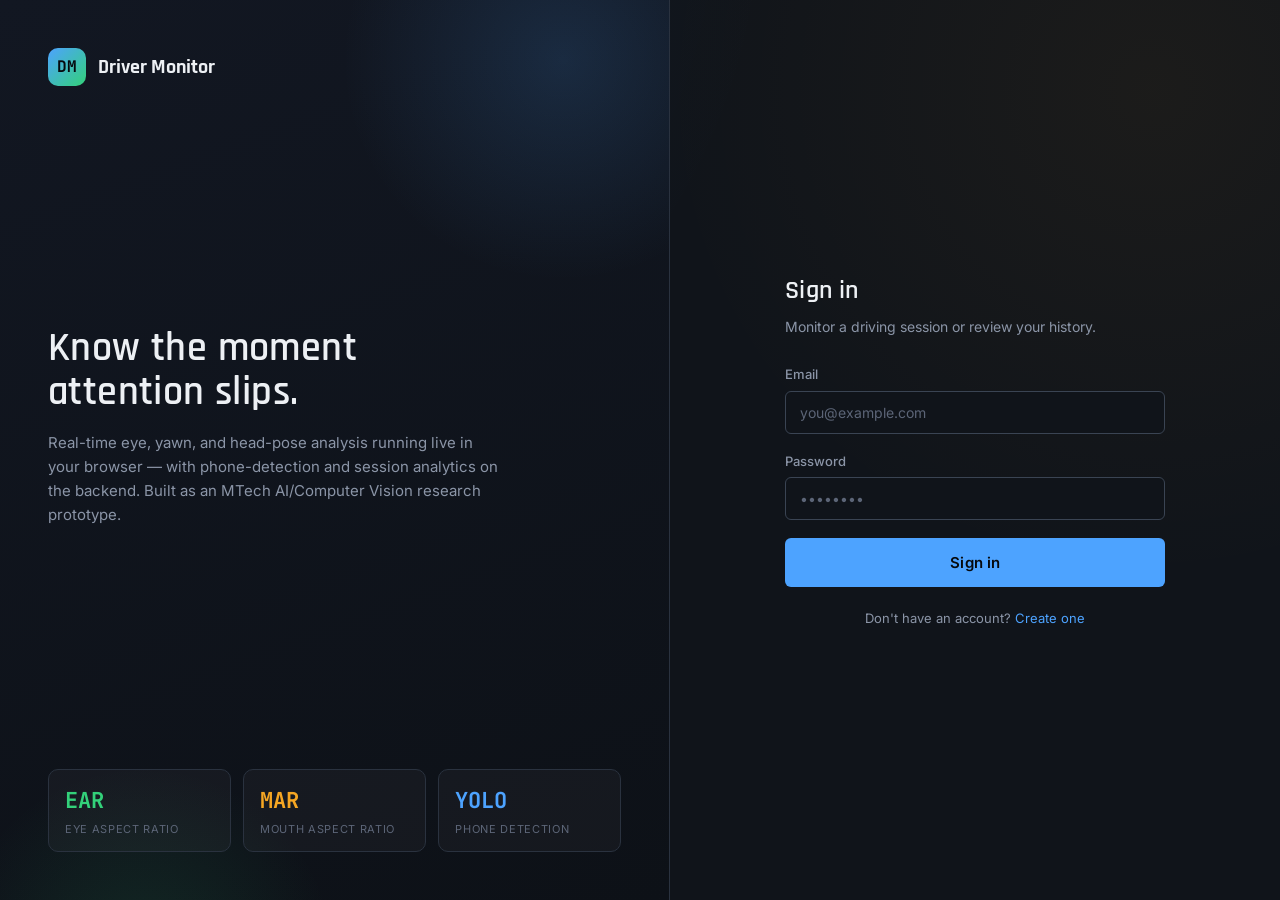
<file: frontend/index.html>
<!DOCTYPE html>
<html lang="en">
<head>
  <meta charset="UTF-8" />
  <meta name="viewport" content="width=device-width, initial-scale=1.0" />
  <title>Driver Monitoring System</title>
  <link rel="stylesheet" href="css/style.css" />
</head>
<body>
  <div style="min-height:100vh; display:flex; align-items:center; justify-content:center;">
    <p class="text-secondary">Loading…</p>
  </div>

  <script src="js/config.js"></script>
  <script src="js/api.js"></script>
  <script>
    // Simple entry router — no framework needed for a single redirect.
    if (localStorage.getItem("dms_token")) {
      location.replace("dashboard.html");
    } else {
      location.replace("login.html");
    }
  </script>
</body>
</html>
</file>
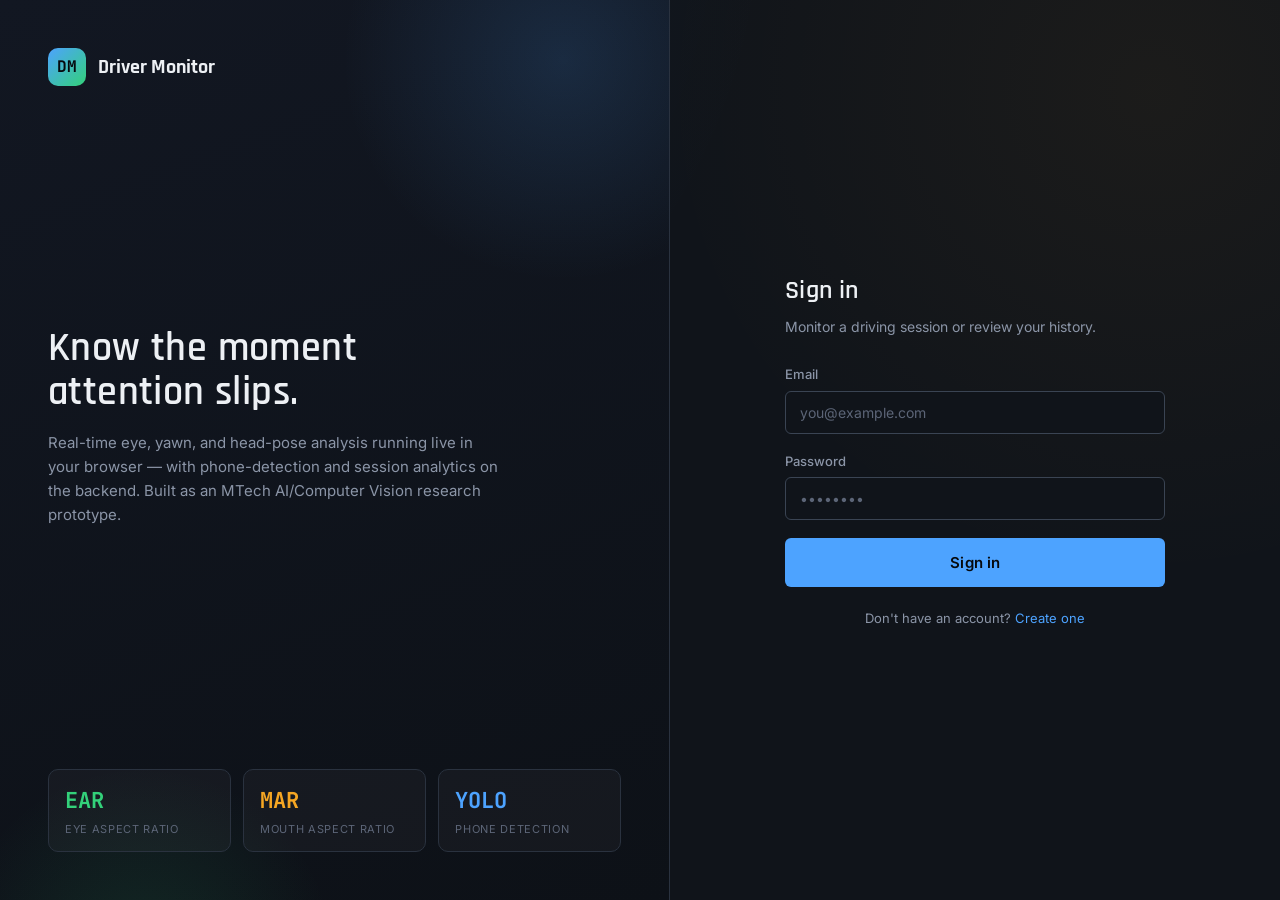
<file: frontend/login.html>
<!DOCTYPE html>
<html lang="en">
<head>
  <meta charset="UTF-8" />
  <meta name="viewport" content="width=device-width, initial-scale=1.0" />
  <title>Sign In — Driver Monitoring System</title>
  <link rel="stylesheet" href="css/style.css" />
  <link rel="stylesheet" href="css/auth.css" />
  <link rel="stylesheet" href="css/responsive.css" />
</head>
<body>
  <div class="auth-shell">
    <section class="auth-showcase">
      <div class="auth-brand">
        <div class="auth-brand-mark">DM</div>
        <div class="auth-brand-name">Driver Monitor</div>
      </div>

      <div class="auth-headline">
        <h1>Know the moment attention slips.</h1>
        <p>
          Real-time eye, yawn, and head-pose analysis running live in your
          browser — with phone-detection and session analytics on the
          backend. Built as an MTech AI/Computer Vision research prototype.
        </p>
      </div>

      <div class="auth-gauge-preview">
        <div class="auth-stat">
          <div class="auth-stat__value" style="color:var(--accent-safe)">EAR</div>
          <div class="auth-stat__label">Eye aspect ratio</div>
        </div>
        <div class="auth-stat">
          <div class="auth-stat__value" style="color:var(--accent-warn)">MAR</div>
          <div class="auth-stat__label">Mouth aspect ratio</div>
        </div>
        <div class="auth-stat">
          <div class="auth-stat__value" style="color:var(--accent-info)">YOLO</div>
          <div class="auth-stat__label">Phone detection</div>
        </div>
      </div>
    </section>

    <section class="auth-form-wrap">
      <div class="auth-form-card">
        <h2>Sign in</h2>
        <p class="text-secondary">Monitor a driving session or review your history.</p>

        <div class="notice notice--error hidden"></div>

        <form id="login-form" novalidate>
          <div class="field">
            <label for="login-email">Email</label>
            <input type="email" id="login-email" name="email" placeholder="you@example.com" required autocomplete="email" />
          </div>
          <div class="field">
            <label for="login-password">Password</label>
            <input type="password" id="login-password" name="password" placeholder="••••••••" required autocomplete="current-password" minlength="6" />
          </div>
          <button type="submit" class="btn btn--primary btn--block btn--lg">Sign in</button>
        </form>

        <div class="auth-switch">
          Don't have an account? <a href="register.html">Create one</a>
        </div>
      </div>
    </section>
  </div>

  <script src="js/config.js"></script>
  <script src="js/utils.js"></script>
  <script src="js/api.js"></script>
  <script src="js/auth.js"></script>
</body>
</html>
</file>
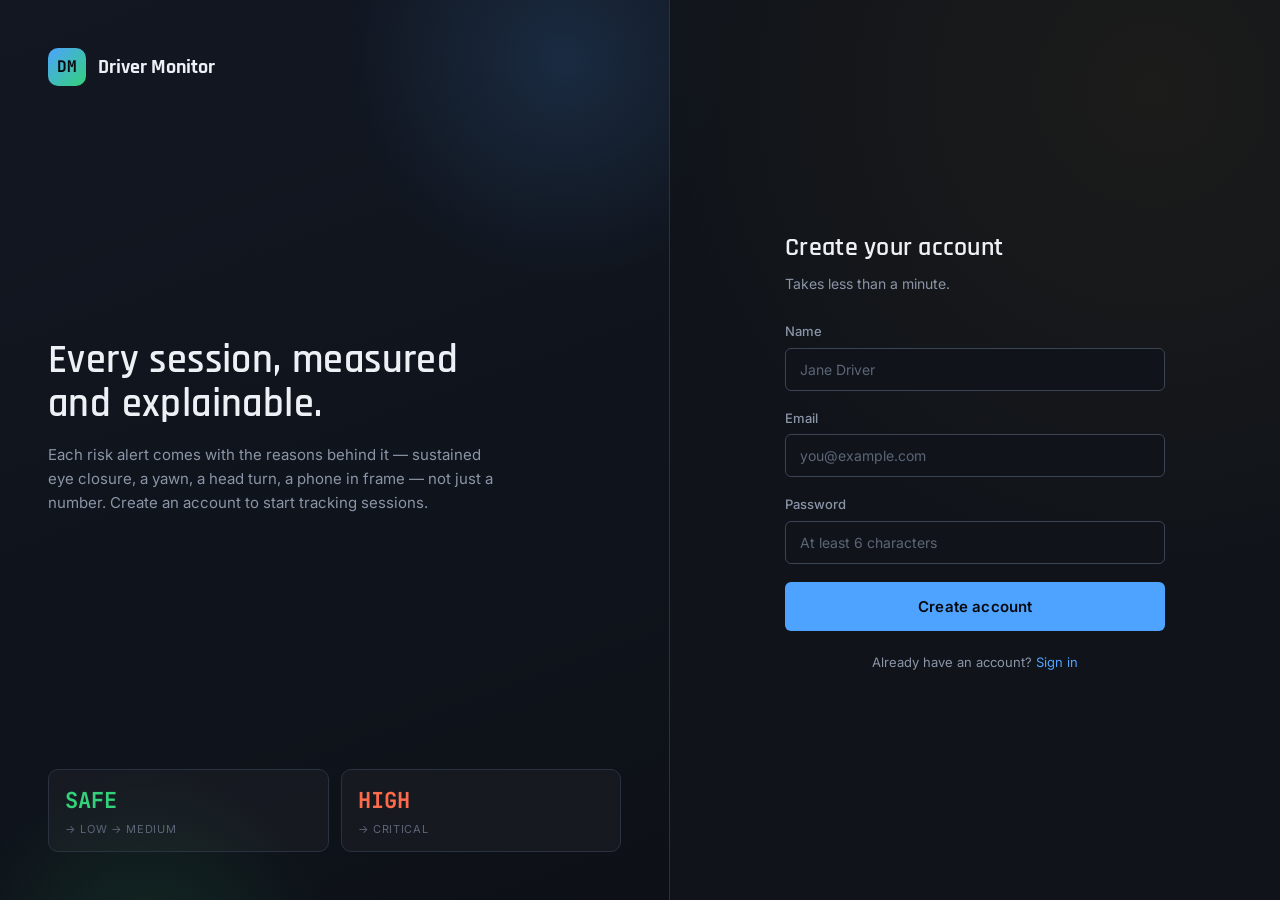
<file: frontend/register.html>
<!DOCTYPE html>
<html lang="en">
<head>
  <meta charset="UTF-8" />
  <meta name="viewport" content="width=device-width, initial-scale=1.0" />
  <title>Create Account — Driver Monitoring System</title>
  <link rel="stylesheet" href="css/style.css" />
  <link rel="stylesheet" href="css/auth.css" />
  <link rel="stylesheet" href="css/responsive.css" />
</head>
<body>
  <div class="auth-shell">
    <section class="auth-showcase">
      <div class="auth-brand">
        <div class="auth-brand-mark">DM</div>
        <div class="auth-brand-name">Driver Monitor</div>
      </div>

      <div class="auth-headline">
        <h1>Every session, measured and explainable.</h1>
        <p>
          Each risk alert comes with the reasons behind it — sustained eye
          closure, a yawn, a head turn, a phone in frame — not just a
          number. Create an account to start tracking sessions.
        </p>
      </div>

      <div class="auth-gauge-preview">
        <div class="auth-stat">
          <div class="auth-stat__value" style="color:var(--accent-safe)">SAFE</div>
          <div class="auth-stat__label">→ LOW → MEDIUM</div>
        </div>
        <div class="auth-stat">
          <div class="auth-stat__value" style="color:var(--accent-danger)">HIGH</div>
          <div class="auth-stat__label">→ CRITICAL</div>
        </div>
      </div>
    </section>

    <section class="auth-form-wrap">
      <div class="auth-form-card">
        <h2>Create your account</h2>
        <p class="text-secondary">Takes less than a minute.</p>

        <div class="notice notice--error hidden"></div>

        <form id="register-form" novalidate>
          <div class="field">
            <label for="reg-username">Name</label>
            <input type="text" id="reg-username" name="username" placeholder="Jane Driver" required minlength="2" autocomplete="name" />
          </div>
          <div class="field">
            <label for="reg-email">Email</label>
            <input type="email" id="reg-email" name="email" placeholder="you@example.com" required autocomplete="email" />
          </div>
          <div class="field">
            <label for="reg-password">Password</label>
            <input type="password" id="reg-password" name="password" placeholder="At least 6 characters" required minlength="6" autocomplete="new-password" />
          </div>
          <button type="submit" class="btn btn--primary btn--block btn--lg">Create account</button>
        </form>

        <div class="auth-switch">
          Already have an account? <a href="login.html">Sign in</a>
        </div>
      </div>
    </section>
  </div>

  <script src="js/config.js"></script>
  <script src="js/utils.js"></script>
  <script src="js/api.js"></script>
  <script src="js/auth.js"></script>
</body>
</html>
</file>
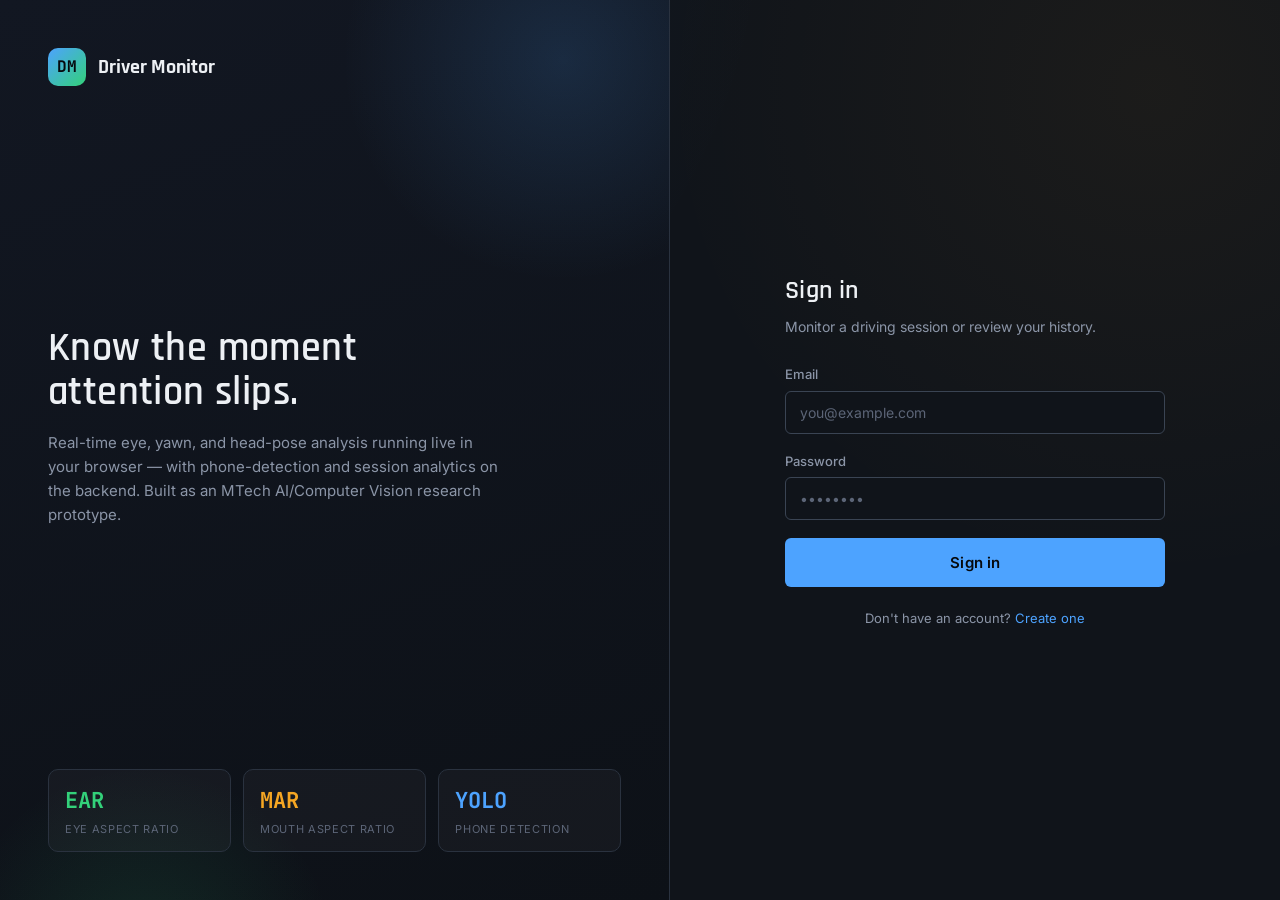
<file: frontend/session-details.html>
<!DOCTYPE html>
<html lang="en">
<head>
  <meta charset="UTF-8" />
  <meta name="viewport" content="width=device-width, initial-scale=1.0" />
  <title>Session Details — Driver Monitoring System</title>
  <link rel="stylesheet" href="css/style.css" />
  <link rel="stylesheet" href="css/dashboard.css" />
  <link rel="stylesheet" href="css/responsive.css" />
</head>
<body>
  <nav class="navbar">
    <div class="navbar__brand">
      <div class="navbar__brand-mark">DM</div>
      Driver Monitor
    </div>
    <div class="navbar__links">
      <a class="navbar__link" href="dashboard.html">Dashboard</a>
      <a class="navbar__link active" href="history.html">History &amp; Analytics</a>
    </div>
    <div class="navbar__user">
      <span class="navbar__username" data-navbar-username></span>
      <button class="btn btn--ghost" data-logout>Log out</button>
    </div>
  </nav>

  <main class="page-shell">
    <div class="page-header">
      <div>
        <h1 id="session-title">Session Details</h1>
        <span class="text-secondary" id="session-subtitle"></span>
      </div>
      <a href="history.html" class="btn btn--ghost">&larr; Back to history</a>
    </div>

    <div class="notice notice--error hidden" id="error-banner" style="margin-bottom:16px;"></div>

    <section style="margin-bottom:24px;">
      <div class="summary-grid" id="session-summary-grid"></div>
    </section>

    <div class="dashboard-grid">
      <section class="panel">
        <div class="panel__header"><span class="panel__title">Detection Events</span></div>
        <div class="panel__body" style="padding:0;">
          <table class="session-table">
            <thead><tr><th>Time</th><th>Type</th><th>Severity</th><th>Duration</th></tr></thead>
            <tbody id="events-table-body"></tbody>
          </table>
          <div class="empty-state hidden" id="events-empty">No detection events recorded.</div>
        </div>
      </section>

      <section class="panel">
        <div class="panel__header"><span class="panel__title">Alerts</span></div>
        <div class="panel__body">
          <div class="alert-feed" id="alerts-feed"></div>
        </div>
      </section>
    </div>
  </main>

  <script src="js/config.js"></script>
  <script src="js/utils.js"></script>
  <script src="js/api.js"></script>
  <script src="js/auth.js"></script>
  <script>
    document.addEventListener("DOMContentLoaded", async () => {
      Auth.requireAuth();
      const errorBanner = document.getElementById("error-banner");
      const params = new URLSearchParams(location.search);
      const sessionId = params.get("id");

      if (!sessionId) {
        errorBanner.textContent = "No session specified.";
        errorBanner.classList.remove("hidden");
        return;
      }

      try {
        const session = await Api.get(`/sessions/${sessionId}`);
        renderSession(session);
      } catch (err) {
        errorBanner.textContent = err.message;
        errorBanner.classList.remove("hidden");
      }
    });

    function renderSession(s) {
      document.getElementById("session-title").textContent = `Session #${s.id}`;
      document.getElementById("session-subtitle").textContent = `${formatDateTime(s.started_at)} · ${formatDuration(s.duration_seconds)}`;

      document.getElementById("session-summary-grid").innerHTML = `
        <div class="summary-stat"><div class="summary-stat__label">Duration</div><div class="summary-stat__value">${formatDuration(s.duration_seconds)}</div></div>
        <div class="summary-stat"><div class="summary-stat__label">Blinks</div><div class="summary-stat__value">${s.blink_count}</div></div>
        <div class="summary-stat"><div class="summary-stat__label">Yawns</div><div class="summary-stat__value">${s.yawn_count}</div></div>
        <div class="summary-stat"><div class="summary-stat__label">Drowsiness Events</div><div class="summary-stat__value">${s.drowsiness_events}</div></div>
        <div class="summary-stat"><div class="summary-stat__label">Distraction Events</div><div class="summary-stat__value">${s.distraction_events}</div></div>
        <div class="summary-stat"><div class="summary-stat__label">Phone Detections</div><div class="summary-stat__value">${s.phone_detection_count}</div></div>
        <div class="summary-stat"><div class="summary-stat__label">Longest Eye Closure</div><div class="summary-stat__value">${s.longest_eye_closure.toFixed(1)}s</div></div>
        <div class="summary-stat"><div class="summary-stat__label">Longest Distraction</div><div class="summary-stat__value">${s.longest_distraction.toFixed(1)}s</div></div>
        <div class="summary-stat"><div class="summary-stat__label">Average Risk</div><div class="summary-stat__value">${s.average_risk_score.toFixed(1)}</div></div>
        <div class="summary-stat"><div class="summary-stat__label">Maximum Risk</div><div class="summary-stat__value"><span class="risk-badge risk-badge--${s.maximum_risk_level.toLowerCase()}">${s.maximum_risk_level}</span></div></div>
      `;

      const eventsBody = document.getElementById("events-table-body");
      if (s.events.length === 0) {
        document.getElementById("events-empty").classList.remove("hidden");
      } else {
        eventsBody.innerHTML = s.events
          .map((e) => `<tr><td>${formatClockTime(e.timestamp)}</td><td>${e.event_type.replace(/_/g, " ")}</td><td>${e.severity}</td><td>${e.duration_seconds.toFixed(1)}s</td></tr>`)
          .join("");
      }

      const alertsFeed = document.getElementById("alerts-feed");
      if (s.alerts.length === 0) {
        alertsFeed.innerHTML = `<p class="text-muted" style="font-size:13px;">No alerts fired during this session.</p>`;
      } else {
        alertsFeed.innerHTML = s.alerts
          .map(
            (a) => `
          <div class="alert-row alert-row--${a.level.toLowerCase()}">
            <span class="alert-row__time">${formatClockTime(a.timestamp)}</span>
            <span class="alert-row__msg">${escapeHtml(a.message)}</span>
          </div>`
          )
          .join("");
      }
    }
  </script>
</body>
</html>
</file>
<file: frontend/css/style.css>
/* ==========================================================================
   Driver Monitoring System — design tokens & base styles

   Design direction: an instrument-cluster / dashboard aesthetic grounded in
   the subject itself (a driver-facing telemetry system), not a generic
   dark-mode SaaS look. Graphite-asphalt background, hazard-amber and
   traffic-green/brake-red status colors (the actual vocabulary of road
   signage and car dashboards), condensed technical display type for
   headers, monospace for live numeric readouts (gauge-cluster digits).
   ========================================================================== */

@import url("https://fonts.googleapis.com/css2?family=Rajdhani:wght@500;600;700&family=Inter:wght@400;500;600&family=JetBrains+Mono:wght@400;500;700&display=swap");

:root {
  /* --- Color: graphite/asphalt surface family --- */
  --bg-void: #10141a;
  --bg-panel: #171c24;
  --bg-panel-raised: #1e2530;
  --bg-panel-hover: #242c39;
  --line: #2a323f;
  --line-bright: #3a4453;

  /* --- Color: text --- */
  --text-primary: #edf0f4;
  --text-secondary: #8b95a7;
  --text-muted: #5c6577;

  /* --- Color: status vocabulary (road-signage derived) --- */
  --accent-safe: #33d17a;
  --accent-safe-dim: #1d7c48;
  --accent-info: #4da3ff;
  --accent-warn: #f5a623;
  --accent-warn-dim: #96690f;
  --accent-danger: #ff6b4a;
  --accent-critical: #ef3b56;
  --accent-critical-glow: rgba(239, 59, 86, 0.35);

  /* --- Type scale --- */
  --font-display: "Rajdhani", "Inter", sans-serif;
  --font-body: "Inter", -apple-system, BlinkMacSystemFont, sans-serif;
  --font-mono: "JetBrains Mono", "SFMono-Regular", Consolas, monospace;

  /* --- Layout --- */
  --radius-sm: 6px;
  --radius-md: 10px;
  --radius-lg: 16px;
  --shadow-panel: 0 8px 24px rgba(0, 0, 0, 0.35);
  --transition-fast: 150ms ease;
  --transition-med: 300ms ease;
}

* {
  box-sizing: border-box;
}

html {
  color-scheme: dark;
}

body {
  margin: 0;
  min-height: 100vh;
  background: var(--bg-void);
  background-image:
    radial-gradient(circle at 15% -10%, rgba(77, 163, 255, 0.06), transparent 40%),
    radial-gradient(circle at 90% 10%, rgba(245, 166, 35, 0.05), transparent 35%);
  color: var(--text-primary);
  font-family: var(--font-body);
  line-height: 1.5;
  -webkit-font-smoothing: antialiased;
}

h1, h2, h3, h4 {
  font-family: var(--font-display);
  font-weight: 600;
  letter-spacing: 0.01em;
  margin: 0;
}

p {
  margin: 0;
}

a {
  color: var(--accent-info);
  text-decoration: none;
}
a:hover { text-decoration: underline; }

button {
  font-family: var(--font-body);
  cursor: pointer;
}

input, select {
  font-family: var(--font-body);
}

::selection {
  background: var(--accent-info);
  color: #06090d;
}

:focus-visible {
  outline: 2px solid var(--accent-info);
  outline-offset: 2px;
}

/* --------------------------------------------------------------------- */
/* Top nav bar — shared across authenticated pages                       */
/* --------------------------------------------------------------------- */
.navbar {
  display: flex;
  align-items: center;
  justify-content: space-between;
  padding: 14px 28px;
  background: var(--bg-panel);
  border-bottom: 1px solid var(--line);
  position: sticky;
  top: 0;
  z-index: 50;
}

.navbar__brand {
  display: flex;
  align-items: center;
  gap: 10px;
  font-family: var(--font-display);
  font-size: 19px;
  font-weight: 700;
  letter-spacing: 0.03em;
}

.navbar__brand-mark {
  width: 30px;
  height: 30px;
  border-radius: 8px;
  background: linear-gradient(135deg, var(--accent-info), var(--accent-safe));
  display: grid;
  place-items: center;
  font-family: var(--font-mono);
  font-weight: 700;
  font-size: 13px;
  color: #06090d;
}

.navbar__links {
  display: flex;
  align-items: center;
  gap: 4px;
}

.navbar__link {
  padding: 8px 14px;
  border-radius: var(--radius-sm);
  color: var(--text-secondary);
  font-size: 14px;
  font-weight: 500;
  transition: background var(--transition-fast), color var(--transition-fast);
}
.navbar__link:hover {
  background: var(--bg-panel-raised);
  color: var(--text-primary);
  text-decoration: none;
}
.navbar__link.active {
  background: var(--bg-panel-raised);
  color: var(--accent-info);
}

.navbar__user {
  display: flex;
  align-items: center;
  gap: 12px;
}

.navbar__username {
  font-size: 13px;
  color: var(--text-secondary);
}

/* --------------------------------------------------------------------- */
/* Buttons                                                               */
/* --------------------------------------------------------------------- */
.btn {
  display: inline-flex;
  align-items: center;
  justify-content: center;
  gap: 8px;
  padding: 11px 20px;
  border-radius: var(--radius-sm);
  border: 1px solid transparent;
  font-size: 14px;
  font-weight: 600;
  letter-spacing: 0.01em;
  transition: transform var(--transition-fast), background var(--transition-fast), border-color var(--transition-fast);
}
.btn:active { transform: scale(0.98); }
.btn:disabled { opacity: 0.5; cursor: not-allowed; }

.btn--primary {
  background: var(--accent-info);
  color: #06090d;
}
.btn--primary:hover:not(:disabled) { background: #6fb6ff; }

.btn--go {
  background: var(--accent-safe);
  color: #06090d;
}
.btn--go:hover:not(:disabled) { background: #4fe392; }

.btn--stop {
  background: var(--accent-danger);
  color: #06090d;
}
.btn--stop:hover:not(:disabled) { background: #ff8666; }

.btn--ghost {
  background: transparent;
  border-color: var(--line-bright);
  color: var(--text-primary);
}
.btn--ghost:hover:not(:disabled) { background: var(--bg-panel-raised); }

.btn--block { width: 100%; }
.btn--lg { padding: 14px 24px; font-size: 15px; }

/* --------------------------------------------------------------------- */
/* Form elements                                                         */
/* --------------------------------------------------------------------- */
.field {
  display: flex;
  flex-direction: column;
  gap: 6px;
  margin-bottom: 18px;
}

.field label {
  font-size: 13px;
  font-weight: 500;
  color: var(--text-secondary);
}

.field input, .field select {
  background: var(--bg-void);
  border: 1px solid var(--line-bright);
  border-radius: var(--radius-sm);
  padding: 12px 14px;
  color: var(--text-primary);
  font-size: 14px;
  transition: border-color var(--transition-fast);
}
.field input:focus, .field select:focus {
  border-color: var(--accent-info);
  outline: none;
}
.field input::placeholder { color: var(--text-muted); }

/* --------------------------------------------------------------------- */
/* Panels / cards                                                        */
/* --------------------------------------------------------------------- */
.panel {
  background: var(--bg-panel);
  border: 1px solid var(--line);
  border-radius: var(--radius-lg);
  box-shadow: var(--shadow-panel);
}

.panel__header {
  display: flex;
  align-items: center;
  justify-content: space-between;
  padding: 16px 20px;
  border-bottom: 1px solid var(--line);
}

.panel__title {
  font-size: 13px;
  font-weight: 600;
  text-transform: uppercase;
  letter-spacing: 0.08em;
  color: var(--text-secondary);
}

.panel__body {
  padding: 20px;
}

/* --------------------------------------------------------------------- */
/* Toast / banner notices                                                */
/* --------------------------------------------------------------------- */
.notice {
  display: flex;
  align-items: flex-start;
  gap: 10px;
  padding: 12px 16px;
  border-radius: var(--radius-sm);
  font-size: 13px;
  border: 1px solid;
}
.notice--info {
  background: rgba(77, 163, 255, 0.08);
  border-color: rgba(77, 163, 255, 0.3);
  color: #a9d1ff;
}
.notice--error {
  background: rgba(239, 59, 86, 0.08);
  border-color: rgba(239, 59, 86, 0.35);
  color: #ffb3bf;
}
.notice--warn {
  background: rgba(245, 166, 35, 0.08);
  border-color: rgba(245, 166, 35, 0.35);
  color: #ffd699;
}

.hidden { display: none !important; }

.privacy-strip {
  display: flex;
  align-items: center;
  gap: 8px;
  padding: 8px 14px;
  border-radius: 999px;
  background: var(--bg-panel-raised);
  border: 1px solid var(--line);
  font-size: 12px;
  color: var(--text-secondary);
  width: fit-content;
}
.privacy-strip__dot {
  width: 7px;
  height: 7px;
  border-radius: 50%;
  background: var(--accent-safe);
  box-shadow: 0 0 8px var(--accent-safe);
}

.text-muted { color: var(--text-muted); }
.text-secondary { color: var(--text-secondary); }
</file>
<file: frontend/css/auth.css>
/* Login / register split-panel layout */

.auth-shell {
  min-height: 100vh;
  display: grid;
  grid-template-columns: 1.1fr 1fr;
}

.auth-showcase {
  position: relative;
  background: linear-gradient(160deg, #121722 0%, #0d1117 100%);
  border-right: 1px solid var(--line);
  padding: 48px;
  display: flex;
  flex-direction: column;
  justify-content: space-between;
  overflow: hidden;
}

.auth-showcase::before {
  content: "";
  position: absolute;
  inset: -20% -20% auto auto;
  width: 480px;
  height: 480px;
  background: radial-gradient(circle, rgba(77, 163, 255, 0.15), transparent 65%);
  pointer-events: none;
}

.auth-showcase::after {
  content: "";
  position: absolute;
  inset: auto auto -30% -10%;
  width: 420px;
  height: 420px;
  background: radial-gradient(circle, rgba(51, 209, 122, 0.12), transparent 65%);
  pointer-events: none;
}

.auth-brand {
  display: flex;
  align-items: center;
  gap: 12px;
  position: relative;
  z-index: 1;
}

.auth-brand-mark {
  width: 38px;
  height: 38px;
  border-radius: 10px;
  background: linear-gradient(135deg, var(--accent-info), var(--accent-safe));
  display: grid;
  place-items: center;
  font-family: var(--font-mono);
  font-weight: 700;
  color: #06090d;
}

.auth-brand-name {
  font-family: var(--font-display);
  font-size: 20px;
  font-weight: 700;
}

.auth-headline {
  position: relative;
  z-index: 1;
  max-width: 460px;
}

.auth-headline h1 {
  font-size: 40px;
  line-height: 1.1;
  margin-bottom: 16px;
}

.auth-headline p {
  color: var(--text-secondary);
  font-size: 15px;
  line-height: 1.6;
}

.auth-gauge-preview {
  position: relative;
  z-index: 1;
  display: flex;
  gap: 12px;
}

.auth-stat {
  flex: 1;
  background: rgba(255, 255, 255, 0.03);
  border: 1px solid var(--line);
  border-radius: var(--radius-md);
  padding: 14px 16px;
}
.auth-stat__value {
  font-family: var(--font-mono);
  font-size: 22px;
  font-weight: 700;
}
.auth-stat__label {
  font-size: 11px;
  text-transform: uppercase;
  letter-spacing: 0.06em;
  color: var(--text-muted);
  margin-top: 4px;
}

.auth-form-wrap {
  display: flex;
  align-items: center;
  justify-content: center;
  padding: 40px 32px;
}

.auth-form-card {
  width: 100%;
  max-width: 380px;
}

.auth-form-card h2 {
  font-size: 26px;
  margin-bottom: 6px;
}

.auth-form-card > p.text-secondary {
  margin-bottom: 28px;
  font-size: 14px;
}

.auth-switch {
  margin-top: 22px;
  text-align: center;
  font-size: 13px;
  color: var(--text-secondary);
}

@media (max-width: 860px) {
  .auth-shell { grid-template-columns: 1fr; }
  .auth-showcase { display: none; }
}
</file>
<file: frontend/css/responsive.css>
/* Responsive breakpoints — desktop / laptop / tablet / mobile */

@media (max-width: 1100px) {
  .dashboard-grid {
    grid-template-columns: 1fr;
  }
  .charts-grid {
    grid-template-columns: 1fr;
  }
  .charts-grid--live { grid-template-columns: 1fr; }
  .stat-strip {
    grid-template-columns: repeat(2, 1fr);
  }
}

@media (max-width: 720px) {
  .page-shell { padding: 16px 14px 40px; }
  .navbar { padding: 12px 16px; flex-wrap: wrap; gap: 10px; }
  .navbar__links { order: 3; width: 100%; overflow-x: auto; }
  .metrics-grid { grid-template-columns: repeat(2, 1fr); }
  .summary-grid { grid-template-columns: 1fr; }
  .stat-strip { grid-template-columns: 1fr 1fr; }
  .session-controls { flex-direction: column; }
  .session-table { font-size: 12px; }
  .session-table th, .session-table td { padding: 10px 8px; }
}

@media (max-width: 480px) {
  .metrics-grid { grid-template-columns: repeat(2, 1fr); }
  .gauge-score { font-size: 34px; }
  .auth-form-wrap { padding: 28px 18px; }
}
</file>
<file: frontend/css/dashboard.css>
/* Dashboard, history & analytics layout */

.page-shell {
  max-width: 1400px;
  margin: 0 auto;
  padding: 24px 28px 60px;
}

.page-header {
  display: flex;
  align-items: center;
  justify-content: space-between;
  margin-bottom: 20px;
  gap: 16px;
  flex-wrap: wrap;
}

.page-header h1 {
  font-size: 24px;
}

.page-header .text-secondary {
  font-size: 13px;
  margin-top: 4px;
  display: block;
}

/* --------------------------------------------------------------------- */
/* Dashboard grid                                                        */
/* --------------------------------------------------------------------- */
.dashboard-grid {
  display: grid;
  grid-template-columns: minmax(0, 1.65fr) minmax(320px, 1fr);
  gap: 20px;
  align-items: start;
}

.dashboard-main, .dashboard-side {
  display: flex;
  flex-direction: column;
  gap: 20px;
}

/* --------------------------------------------------------------------- */
/* Camera panel                                                          */
/* --------------------------------------------------------------------- */
.camera-panel {
  position: relative;
  border-radius: var(--radius-lg);
  overflow: hidden;
  background: #05070a;
  border: 1px solid var(--line);
  transition: border-color var(--transition-med), box-shadow var(--transition-med);
}
.camera-panel.status--safe     { border-color: var(--accent-safe-dim); box-shadow: 0 0 0 1px rgba(51,209,122,0.15); }
.camera-panel.status--low      { border-color: var(--accent-safe-dim); }
.camera-panel.status--medium   { border-color: var(--accent-warn-dim); box-shadow: 0 0 0 1px rgba(245,166,35,0.2); }
.camera-panel.status--high     { border-color: var(--accent-danger); box-shadow: 0 0 24px rgba(255,107,74,0.25); }
.camera-panel.status--critical { border-color: var(--accent-critical); box-shadow: 0 0 32px var(--accent-critical-glow); animation: critical-pulse 1.1s ease-in-out infinite; }

@keyframes critical-pulse {
  0%, 100% { box-shadow: 0 0 20px var(--accent-critical-glow); }
  50% { box-shadow: 0 0 42px var(--accent-critical-glow); }
}

.camera-panel__top {
  position: absolute;
  top: 0; left: 0; right: 0;
  display: flex;
  align-items: center;
  justify-content: space-between;
  padding: 14px 16px;
  background: linear-gradient(180deg, rgba(5,7,10,0.85), transparent);
  z-index: 3;
}

.camera-panel__live {
  display: flex;
  align-items: center;
  gap: 6px;
  font-family: var(--font-mono);
  font-size: 11px;
  font-weight: 700;
  letter-spacing: 0.08em;
  color: var(--text-primary);
  background: rgba(0,0,0,0.4);
  padding: 5px 10px;
  border-radius: 999px;
}
.camera-panel__live-dot {
  width: 7px; height: 7px;
  border-radius: 50%;
  background: var(--accent-danger);
  animation: blink-dot 1.4s ease-in-out infinite;
}
@keyframes blink-dot { 0%,100% { opacity: 1; } 50% { opacity: 0.25; } }

.camera-panel__timer {
  font-family: var(--font-mono);
  font-size: 13px;
  background: rgba(0,0,0,0.4);
  padding: 5px 10px;
  border-radius: 999px;
  color: var(--text-secondary);
}

.camera-panel__video-wrap {
  position: relative;
  aspect-ratio: 16 / 10;
  background: #05070a;
}

#webcam-video, #overlay-canvas {
  position: absolute;
  inset: 0;
  width: 100%;
  height: 100%;
  object-fit: cover;
}
#webcam-video { transform: scaleX(-1); } /* mirror for a natural "looking at self" view */
#overlay-canvas { transform: scaleX(-1); pointer-events: none; }

.camera-panel__placeholder {
  position: absolute;
  inset: 0;
  display: flex;
  flex-direction: column;
  align-items: center;
  justify-content: center;
  gap: 12px;
  color: var(--text-muted);
  text-align: center;
  padding: 24px;
}

.camera-panel__bottom {
  position: absolute;
  bottom: 0; left: 0; right: 0;
  display: flex;
  align-items: center;
  justify-content: space-between;
  padding: 14px 16px;
  background: linear-gradient(0deg, rgba(5,7,10,0.9), transparent);
  z-index: 3;
}

.status-pill {
  display: inline-flex;
  align-items: center;
  gap: 8px;
  padding: 7px 14px;
  border-radius: 999px;
  font-family: var(--font-display);
  font-weight: 700;
  font-size: 15px;
  letter-spacing: 0.04em;
  background: rgba(0,0,0,0.5);
}
.status-pill__dot { width: 9px; height: 9px; border-radius: 50%; }

.status--safe .status-pill, .status--low .status-pill { color: var(--accent-safe); }
.status--safe .status-pill__dot, .status--low .status-pill__dot { background: var(--accent-safe); box-shadow: 0 0 8px var(--accent-safe); }
.status--medium .status-pill { color: var(--accent-warn); }
.status--medium .status-pill__dot { background: var(--accent-warn); box-shadow: 0 0 8px var(--accent-warn); }
.status--high .status-pill { color: var(--accent-danger); }
.status--high .status-pill__dot { background: var(--accent-danger); box-shadow: 0 0 8px var(--accent-danger); }
.status--critical .status-pill { color: var(--accent-critical); }
.status--critical .status-pill__dot { background: var(--accent-critical); box-shadow: 0 0 8px var(--accent-critical); }

.session-controls {
  display: flex;
  gap: 10px;
}

.toolbar-row { display: flex; align-items: center; gap: 14px; margin: -6px 0 20px; }
.charts-grid--live { display: grid; grid-template-columns: 1fr 1fr; gap: 18px; }
.chart-wrap { min-height: 190px; position: relative; }
.chart-wrap canvas { height: 165px !important; }
.chart-label { color: var(--text-muted); font-size: 11px; text-transform: uppercase; letter-spacing: .06em; margin-bottom: 8px; }
.calibration-progress { height: 10px; background: var(--bg-panel-raised); border-radius: 99px; overflow: hidden; margin: 24px 0 8px; }
.calibration-progress > div { height: 100%; width: 0; background: var(--accent-info); transition: width .1s linear; }
.calibration-progress__label { font: 12px var(--font-mono); color: var(--text-muted); margin-bottom: 20px; }

/* --------------------------------------------------------------------- */
/* Risk gauge (signature element)                                        */
/* --------------------------------------------------------------------- */
.gauge-panel__body {
  display: flex;
  flex-direction: column;
  align-items: center;
  padding-top: 8px;
}

.gauge-svg-wrap {
  width: 100%;
  max-width: 280px;
}

.gauge-readout {
  text-align: center;
  margin-top: -8px;
}

.gauge-score {
  font-family: var(--font-mono);
  font-size: 42px;
  font-weight: 700;
  line-height: 1;
}
.gauge-score__suffix { font-size: 18px; color: var(--text-muted); }

.gauge-level {
  font-family: var(--font-display);
  font-size: 18px;
  font-weight: 700;
  letter-spacing: 0.08em;
  text-transform: uppercase;
  margin-top: 4px;
}

.gauge-sub-scores {
  display: flex;
  gap: 12px;
  width: 100%;
  margin-top: 18px;
}
.gauge-sub-score {
  flex: 1;
  background: var(--bg-panel-raised);
  border-radius: var(--radius-sm);
  padding: 10px 12px;
  text-align: center;
}
.gauge-sub-score__label {
  font-size: 11px;
  text-transform: uppercase;
  letter-spacing: 0.06em;
  color: var(--text-muted);
}
.gauge-sub-score__value {
  font-family: var(--font-mono);
  font-size: 18px;
  font-weight: 700;
  margin-top: 3px;
}

.gauge-reasons {
  width: 100%;
  margin-top: 16px;
  padding-top: 14px;
  border-top: 1px solid var(--line);
}
.gauge-reasons__title {
  font-size: 11px;
  text-transform: uppercase;
  letter-spacing: 0.06em;
  color: var(--text-muted);
  margin-bottom: 8px;
}
.gauge-reasons ul {
  list-style: none;
  margin: 0; padding: 0;
  display: flex;
  flex-direction: column;
  gap: 6px;
}
.gauge-reasons li {
  font-size: 13px;
  color: var(--text-secondary);
  padding-left: 14px;
  position: relative;
}
.gauge-reasons li::before {
  content: "";
  position: absolute;
  left: 0; top: 7px;
  width: 5px; height: 5px;
  border-radius: 50%;
  background: var(--accent-info);
}

/* --------------------------------------------------------------------- */
/* Metric tiles                                                          */
/* --------------------------------------------------------------------- */
.metrics-grid {
  display: grid;
  grid-template-columns: repeat(3, 1fr);
  gap: 10px;
}

.metric-tile {
  background: var(--bg-panel-raised);
  border: 1px solid var(--line);
  border-radius: var(--radius-md);
  padding: 12px 14px;
}
.metric-tile__label {
  font-size: 10.5px;
  text-transform: uppercase;
  letter-spacing: 0.06em;
  color: var(--text-muted);
}
.metric-tile__value {
  font-family: var(--font-mono);
  font-size: 19px;
  font-weight: 700;
  margin-top: 4px;
  color: var(--text-primary);
}
.metric-tile__value.value--warn { color: var(--accent-warn); }
.metric-tile__value.value--danger { color: var(--accent-danger); }
.metric-tile__value.value--ok { color: var(--accent-safe); }

/* --------------------------------------------------------------------- */
/* Alerts feed                                                           */
/* --------------------------------------------------------------------- */
.alert-feed {
  display: flex;
  flex-direction: column;
  gap: 8px;
  max-height: 320px;
  overflow-y: auto;
}
.alert-feed:empty::after {
  content: "No alerts yet — start a session to begin monitoring.";
  color: var(--text-muted);
  font-size: 13px;
}

.alert-row {
  display: flex;
  align-items: flex-start;
  gap: 10px;
  padding: 10px 12px;
  border-radius: var(--radius-sm);
  background: var(--bg-panel-raised);
  border-left: 3px solid var(--line-bright);
  font-size: 13px;
  animation: alert-in 200ms ease;
}
@keyframes alert-in { from { opacity: 0; transform: translateY(-4px); } to { opacity: 1; transform: translateY(0); } }

.alert-row--info { border-left-color: var(--accent-safe); }
.alert-row--warning { border-left-color: var(--accent-warn); }
.alert-row--danger { border-left-color: var(--accent-danger); }
.alert-row--critical { border-left-color: var(--accent-critical); background: rgba(239,59,86,0.08); }

.alert-row__time {
  font-family: var(--font-mono);
  color: var(--text-muted);
  font-size: 11px;
  white-space: nowrap;
  padding-top: 1px;
}
.alert-row__msg { color: var(--text-primary); }

.event-timeline { display: flex; flex-direction: column; gap: 7px; max-height: 260px; overflow-y: auto; }
.event-timeline:empty::after { content: "Events will appear when monitoring begins."; color: var(--text-muted); font-size: 13px; }
.event-row { display: grid; grid-template-columns: 72px 1fr auto; gap: 8px; align-items: center; padding: 8px 0; border-bottom: 1px solid var(--line); color: var(--text-secondary); font-size: 12px; text-transform: capitalize; }
.event-row__time, .event-row__severity { font-family: var(--font-mono); color: var(--text-muted); font-size: 10px; }

/* --------------------------------------------------------------------- */
/* Session summary modal                                                 */
/* --------------------------------------------------------------------- */
.modal-backdrop {
  position: fixed;
  inset: 0;
  background: rgba(5,7,10,0.7);
  display: flex;
  align-items: center;
  justify-content: center;
  z-index: 100;
  padding: 20px;
}

.modal-card {
  width: 100%;
  max-width: 480px;
  max-height: 90vh;
  overflow-y: auto;
}

.summary-grid {
  display: grid;
  grid-template-columns: repeat(2, 1fr);
  gap: 10px;
  margin: 16px 0;
}
.summary-stat {
  background: var(--bg-panel-raised);
  border-radius: var(--radius-sm);
  padding: 12px 14px;
}
.summary-stat__label {
  font-size: 11px;
  text-transform: uppercase;
  color: var(--text-muted);
  letter-spacing: 0.05em;
}
.summary-stat__value {
  font-family: var(--font-mono);
  font-size: 20px;
  font-weight: 700;
  margin-top: 4px;
}

/* --------------------------------------------------------------------- */
/* History page — session table                                         */
/* --------------------------------------------------------------------- */
.session-table {
  width: 100%;
  border-collapse: collapse;
}
.session-table th {
  text-align: left;
  font-size: 11px;
  text-transform: uppercase;
  letter-spacing: 0.06em;
  color: var(--text-muted);
  padding: 12px 16px;
  border-bottom: 1px solid var(--line);
}
.session-table td {
  padding: 14px 16px;
  border-bottom: 1px solid var(--line);
  font-size: 14px;
}
.session-table tr:last-child td { border-bottom: none; }
.session-table tr:hover td { background: var(--bg-panel-raised); }

.risk-badge {
  display: inline-block;
  padding: 4px 10px;
  border-radius: 999px;
  font-size: 11px;
  font-weight: 700;
  letter-spacing: 0.04em;
  text-transform: uppercase;
}
.risk-badge--safe, .risk-badge--low { background: rgba(51,209,122,0.15); color: var(--accent-safe); }
.risk-badge--medium { background: rgba(245,166,35,0.15); color: var(--accent-warn); }
.risk-badge--high { background: rgba(255,107,74,0.15); color: var(--accent-danger); }
.risk-badge--critical { background: rgba(239,59,86,0.18); color: var(--accent-critical); }

.empty-state {
  text-align: center;
  padding: 60px 20px;
  color: var(--text-muted);
}

/* --------------------------------------------------------------------- */
/* Analytics page                                                        */
/* --------------------------------------------------------------------- */
.stat-strip {
  display: grid;
  grid-template-columns: repeat(4, 1fr);
  gap: 14px;
  margin-bottom: 20px;
}
.stat-card {
  background: var(--bg-panel);
  border: 1px solid var(--line);
  border-radius: var(--radius-md);
  padding: 16px 18px;
}
.stat-card__label {
  font-size: 11px;
  text-transform: uppercase;
  letter-spacing: 0.06em;
  color: var(--text-muted);
}
.stat-card__value {
  font-family: var(--font-mono);
  font-size: 26px;
  font-weight: 700;
  margin-top: 6px;
}

.charts-grid {
  display: grid;
  grid-template-columns: repeat(2, 1fr);
  gap: 18px;
}
.chart-panel canvas { max-height: 260px; }

/* --------------------------------------------------------------------- */
/* Calibration                                                           */
/* --------------------------------------------------------------------- */
.calibration-steps {
  display: flex;
  flex-direction: column;
  gap: 10px;
}
.calibration-step {
  display: flex;
  align-items: center;
  gap: 12px;
  padding: 10px 12px;
  border-radius: var(--radius-sm);
  background: var(--bg-panel-raised);
}
.calibration-step.active { outline: 1px solid var(--accent-info); }
.calibration-step.done { opacity: 0.5; }
.calibration-step__num {
  width: 24px; height: 24px;
  border-radius: 50%;
  background: var(--bg-void);
  display: grid; place-items: center;
  font-family: var(--font-mono);
  font-size: 12px;
  flex-shrink: 0;
}
</file>
